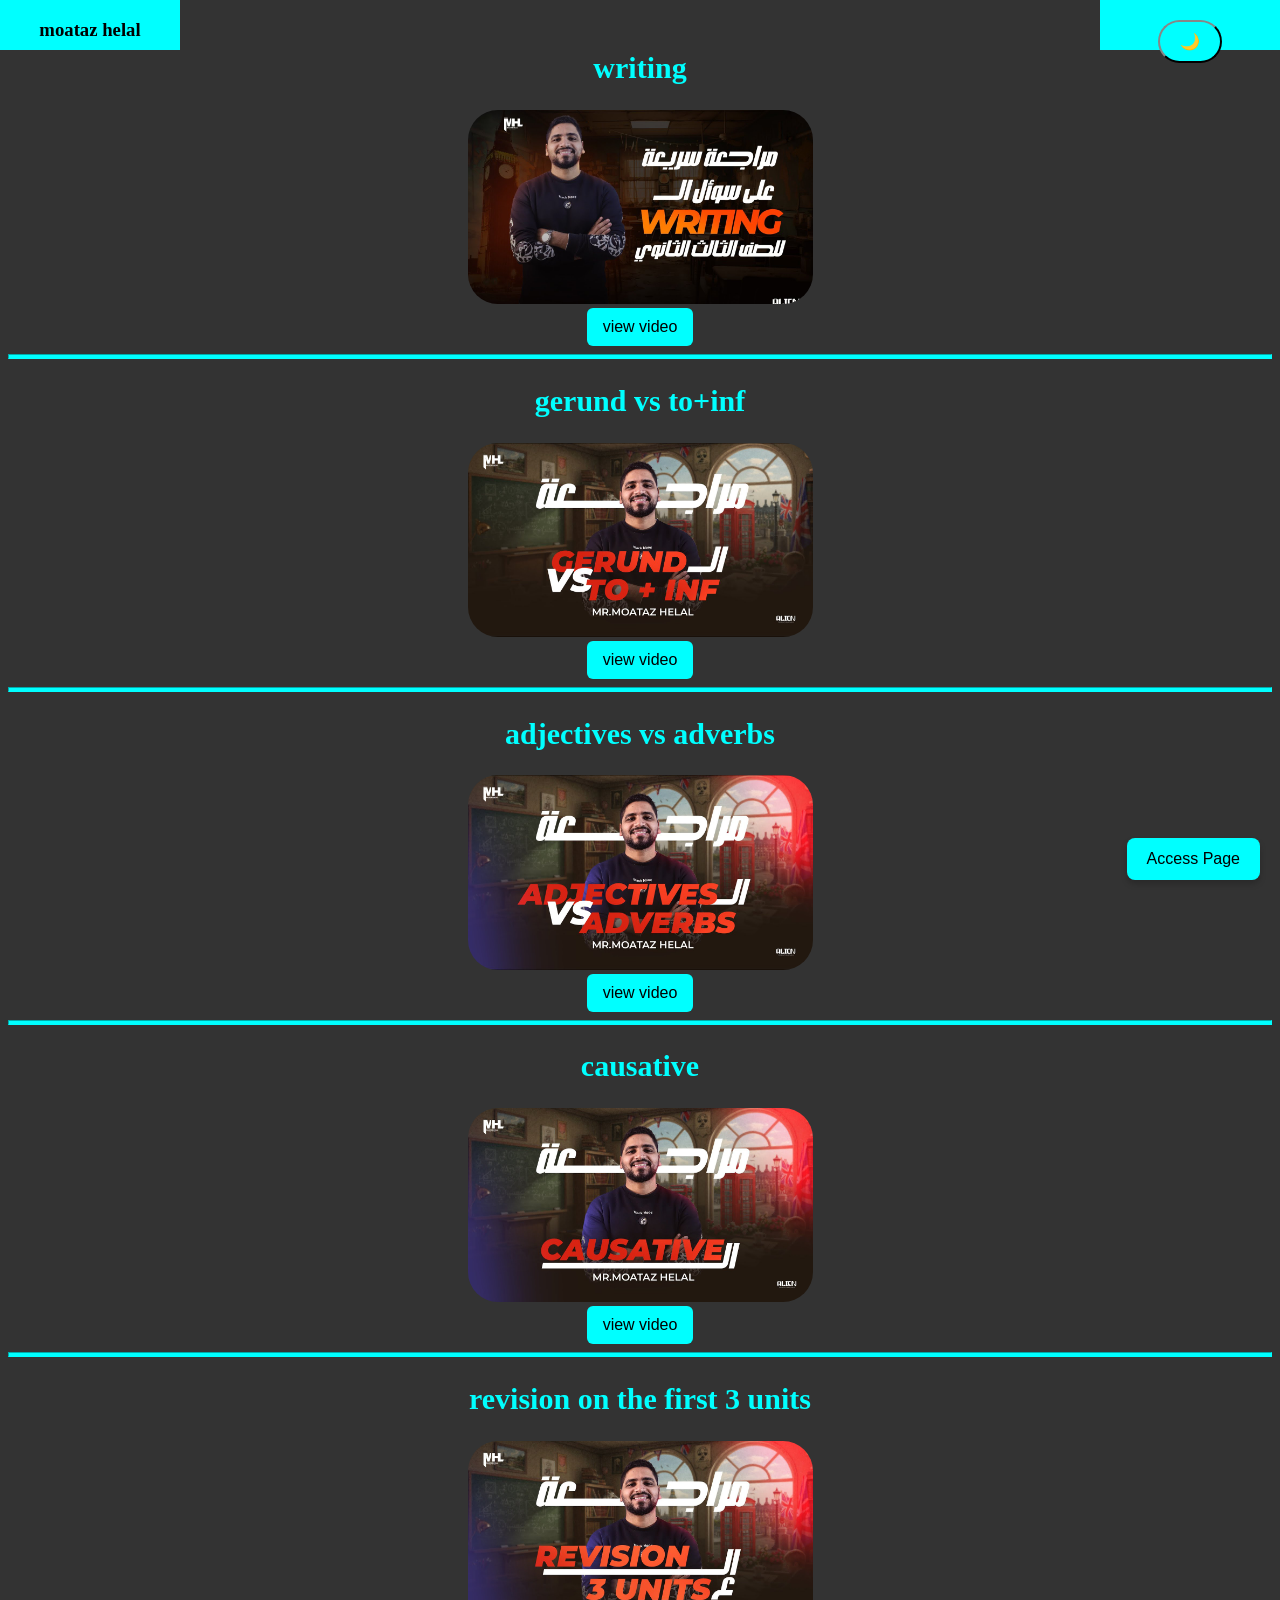
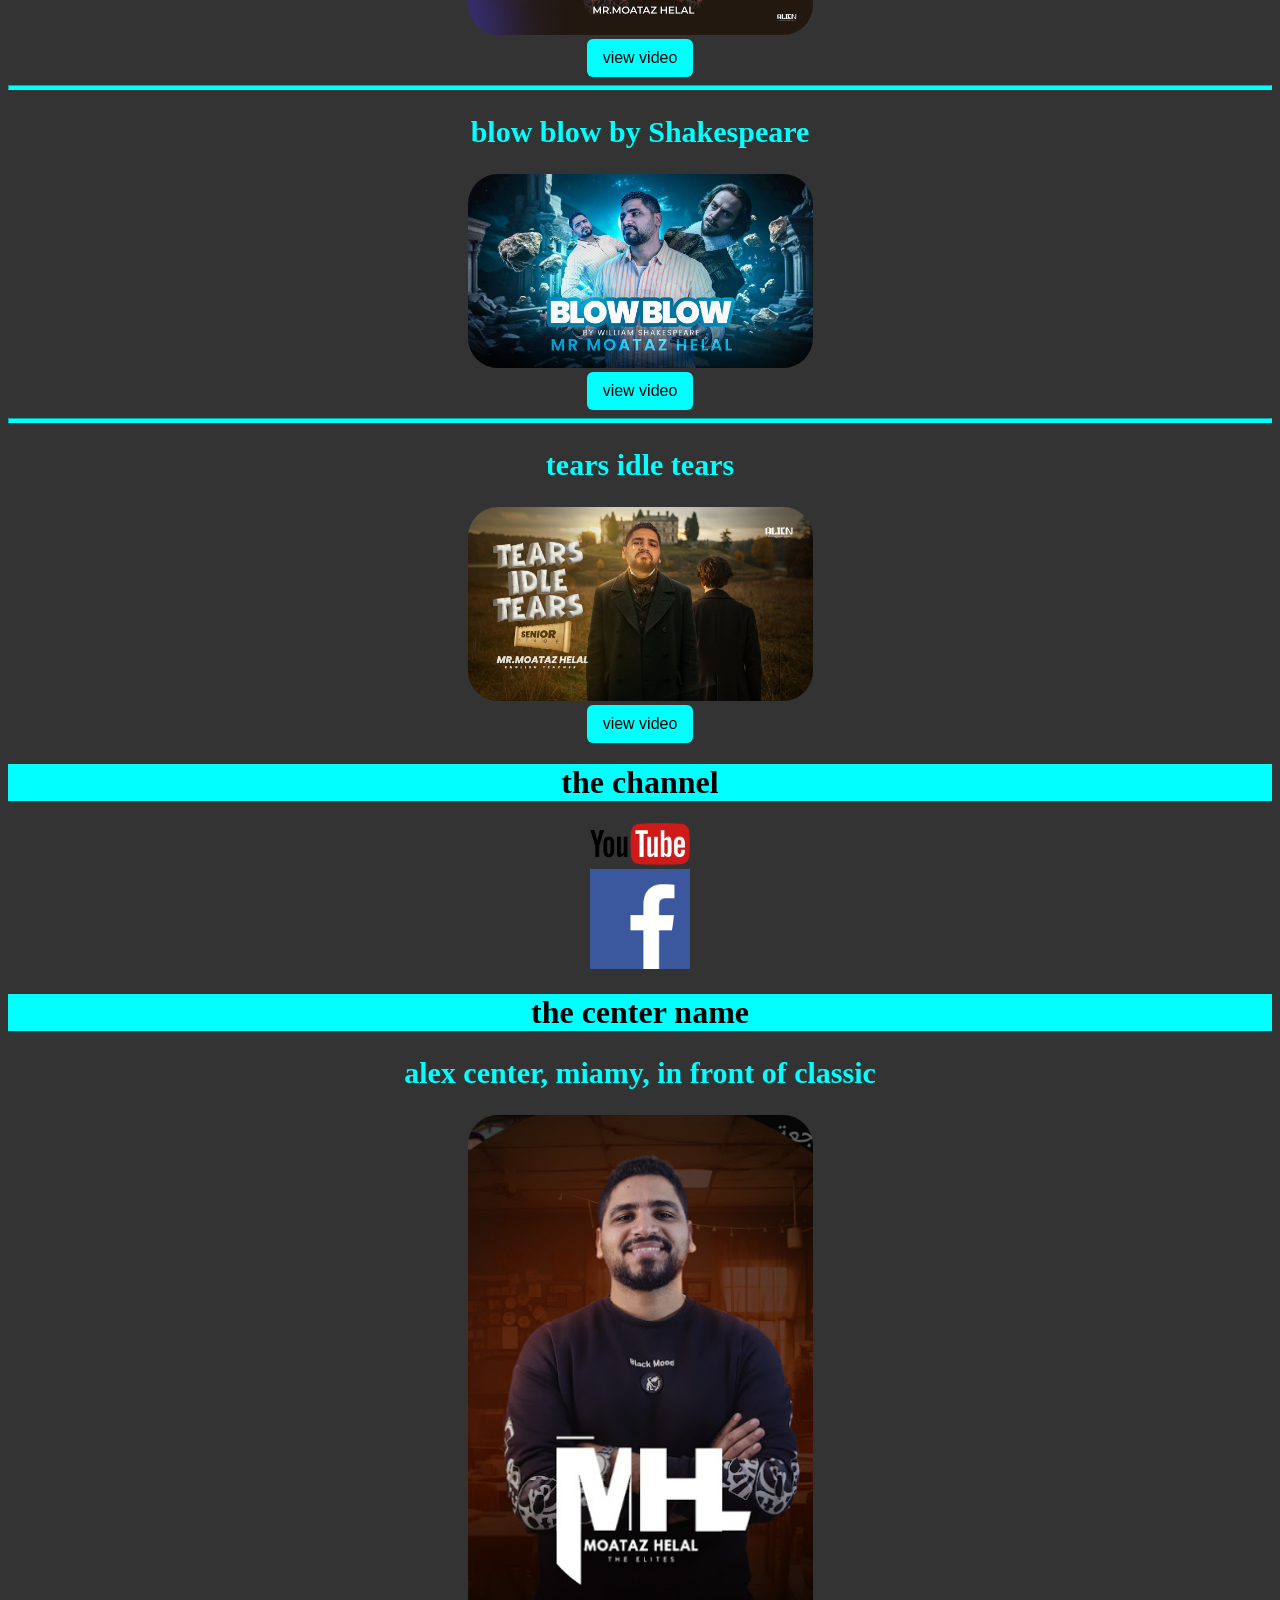
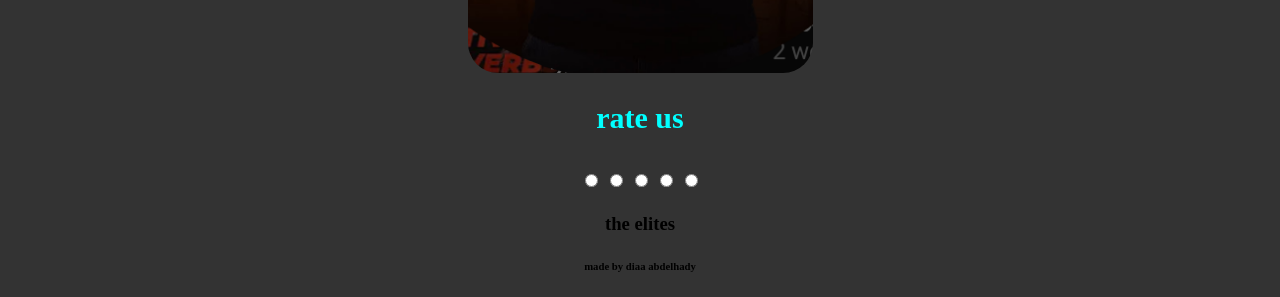
<file: index.html>
<!DOCTYPE html>
<html>
<head>
    <title>Moataz Helal</title>
    <link rel="stylesheet" href="style.css">
</head>
<body style="background-olor: black;">

  
  <center><div class="box1" id="b1">
      <h3>moataz helal</h3>
  
   </div>
   <div class="box1">
       <head>
        <style>
            body {
                background-color: #333;
                color: black;
                transition: background-color 0.5s, color 0.5s;
            }
    
            .toggle-btn {
                padding: 10px 20px;
                font-size: 16px;
                cursor: pointer;
                margin: 20px;
                border-color: #333;
                border-radius: 1000px;
                background-color: aqua;
                color: white;
                margin: 20px;
                top: 0px;
            }
    
            .dark-mode {
                background-color: #fff;
                color: rgb(0, 0, 0);
            }
    
            .toggle-btn.dark {
                background-color: #333;
                color: rgb(0, 0, 0);
            }
        </style>
    </head>
    <body>
      <button class="toggle-btn" onclick="toggleBackground()"align="right">🌙</button id="tty">
 <script>
            function toggleBackground() {
                document.body.classList.toggle('dark-mode');
                document.querySelector('.toggle-btn').classList.toggle('dark');
            }
        </script>
   </div><br></center><center><h2>writing</h2>
    <img src="writing.jpg" width="345" alt="writing" id="gtr">
    <center><a href="https://youtu.be/mWpcgYbXvcY?si=0ZRNNNZxKgYUladp"><button class="button">view video</button></a></center>
    <hr id="ko">

    <h2>gerund vs to+inf</h2>
    <img src="grund.jpg" width="345px" alt="gerund" id="gtr">
    <center><a href="https://youtu.be/dLa9WVjDbJ4?si=vNmLi2Kpfbcrj6bH"><button class="button">view video</button></a></center>
    <hr>

    <h2>adjectives vs adverbs</h2>
    <img src="adjective.jpg" width="345px" alt="adjectives" id="gtr">
    <center><a href="https://youtu.be/_QLmLHc-1AM?si=9-Emj2P-phZhiDuU"><button class="button">view video</button></a></center>
    <hr>

    <h2>causative</h2>
    <img src="causative.jpg" width="345px" alt="causative" id="gtr">
    <center><a href="https://youtu.be/9h-T7FyoKFM?si=Zs1VA72rS1vRiDZo"><button class="button">view video</button></a></center>
    <hr>

    <h2>revision on the first 3 units</h2>
    <img src="revision.jpg" width="345px" alt="revision" id="gtr">
    <center><a href="https://youtu.be/0V3K4e2uP2c?si=mJDweTai8tkCtFnI"><button class="button">view video</button></a></center>
    <hr>

    <h2>blow blow by Shakespeare</h2>
    <img src="blow blow.jpg" width="345px" alt="blow blow" id="gtr">
    <center><a href="https://youtu.be/GfurD3cqcKY?si=n1OchH_Zt9G2rkvt"><button class="button">view video</button></a></center>
    <hr>

    <h2>tears idle tears</h2>
    <img src="tears.jpg" width="345px" alt="tears" id="gtr">
    <center><a href="https://youtu.be/Mm0dwk2_ij0?si=_hrP3zP7SXkpme5e"><button class="button">view video</button></a></center>

    <h1><center>the channel</center></h1>
    <center><a href="https://youtube.com/@moatazhelal-t5u?si=3CrSCRWCsAnQWhxw"><img src="YouTube.png" width="100px" alt="YouTube"></a></center>
    <center><a href="https://www.facebook.com/share/19LNZEp2Es/"><img src="Facebook.png" width="100px" alt="Facebook"></a></center>

    <h1><center>the center name</center></h1>
    <h2><center>alex center, miamy, in front of classic</center></h2>
    <center><img src="moataz helal3.png" width="345px" alt="center logo" id="gtr"></center>
<center>
    <footer>
        <h2><center>rate us</center></h2>
        <center>
            <div class="rating">
                <input value="5" name="rating" id="star5" type="radio">
                <label for="star5"></label>
                <input value="4" name="rating" id="star4" type="radio">
                <label for="star4"></label>
                <input value="3" name="rating" id="star3" type="radio">
                <label for="star3"></label>
                <input value="2" name="rating" id="star2" type="radio">
                <label for="star2"></label>
                <input value="1" name="rating" id="star1" type="radio">
                <label for="star1"></label>
            </div>
        </center>
    </footer>
    <h3><center>the elites</center></h3>
    <h6><center>made by diaa abdelhady</center></h6>

    <!-- Access Button -->
    <div style="position: fixed; bottom: 20px; right: 20px;">
        <button class="access-button" onclick="showPasswordPrompt()">Access Page</button>
    </div>

    <!-- Password Box -->
    <div id="passwordPrompt" class="password-container">
        <input type="password" id="passwordInput" placeholder="Enter Password">
        <button onclick="checkPassword()">Submit</button>
        <p id="errorMsg"></p>
    </div>

    <script>
        function showPasswordPrompt() {
            document.getElementById('passwordPrompt').style.display = 'block';
        }

        function checkPassword() {
            const password = document.getElementById('passwordInput').value;
            const errorMsg = document.getElementById('errorMsg');
            if (password === "moataz123&") {
                window.location.href = "success.html";
            } else {
                errorMsg.textContent = "Incorrect password.";
            }
        }
    </script></center>
    
    

    
    
</body>
</html>
</file>
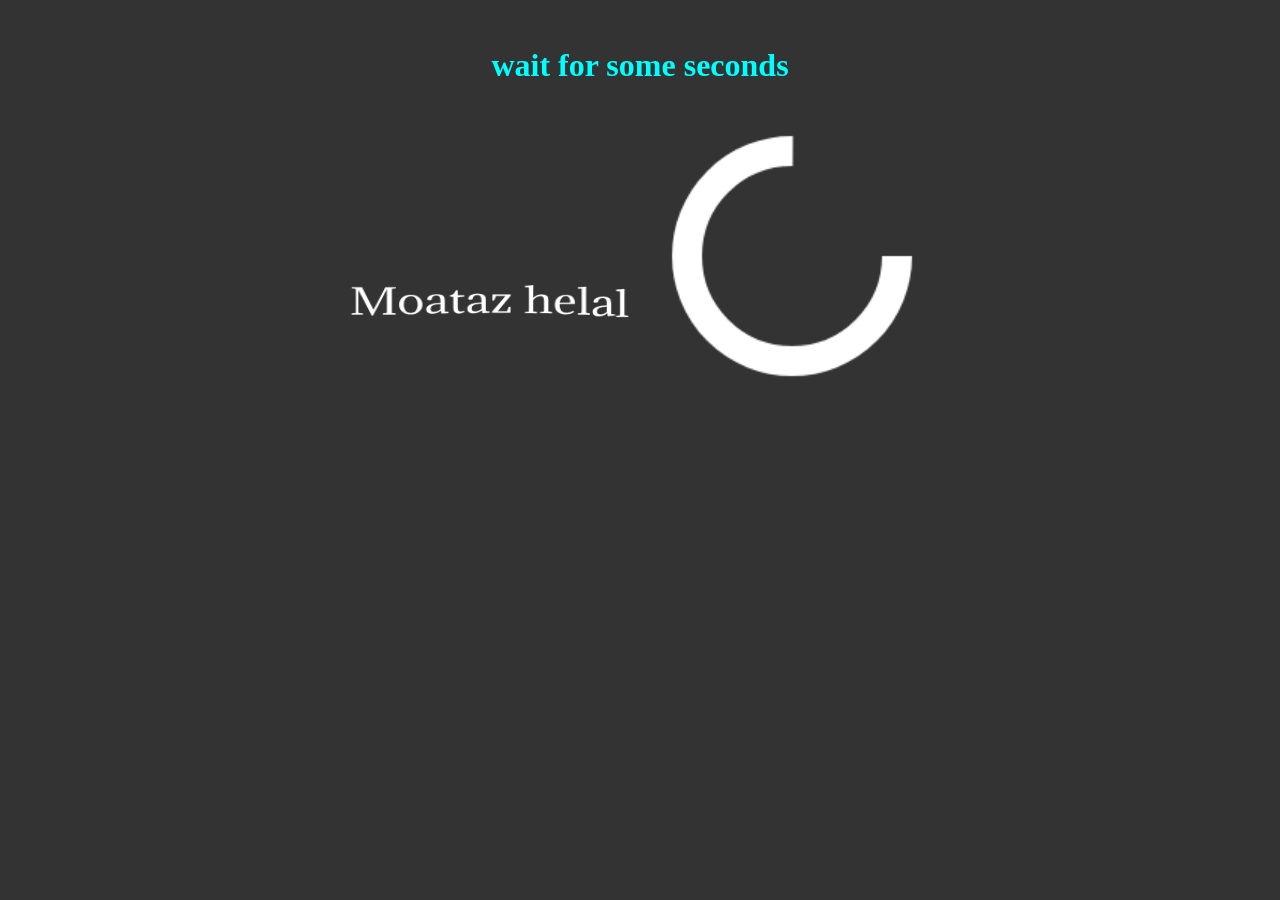
<file: loading.html>
<html>

<head>
<link rel="stylesheet" href="stylee.css">
<meta http-equiv="Content-Type" content="text/html; charset=windows-1252">

<meta http-equiv="refresh" content="5; URL=index.html">
<center><br><h1>wait for some seconds</h1><img src="moataz.gif" width="300" height="200>"</center>


</head>

<body>
   <img src="moataz2.gif" width="300" height="300">
</body>

</html>
</file>
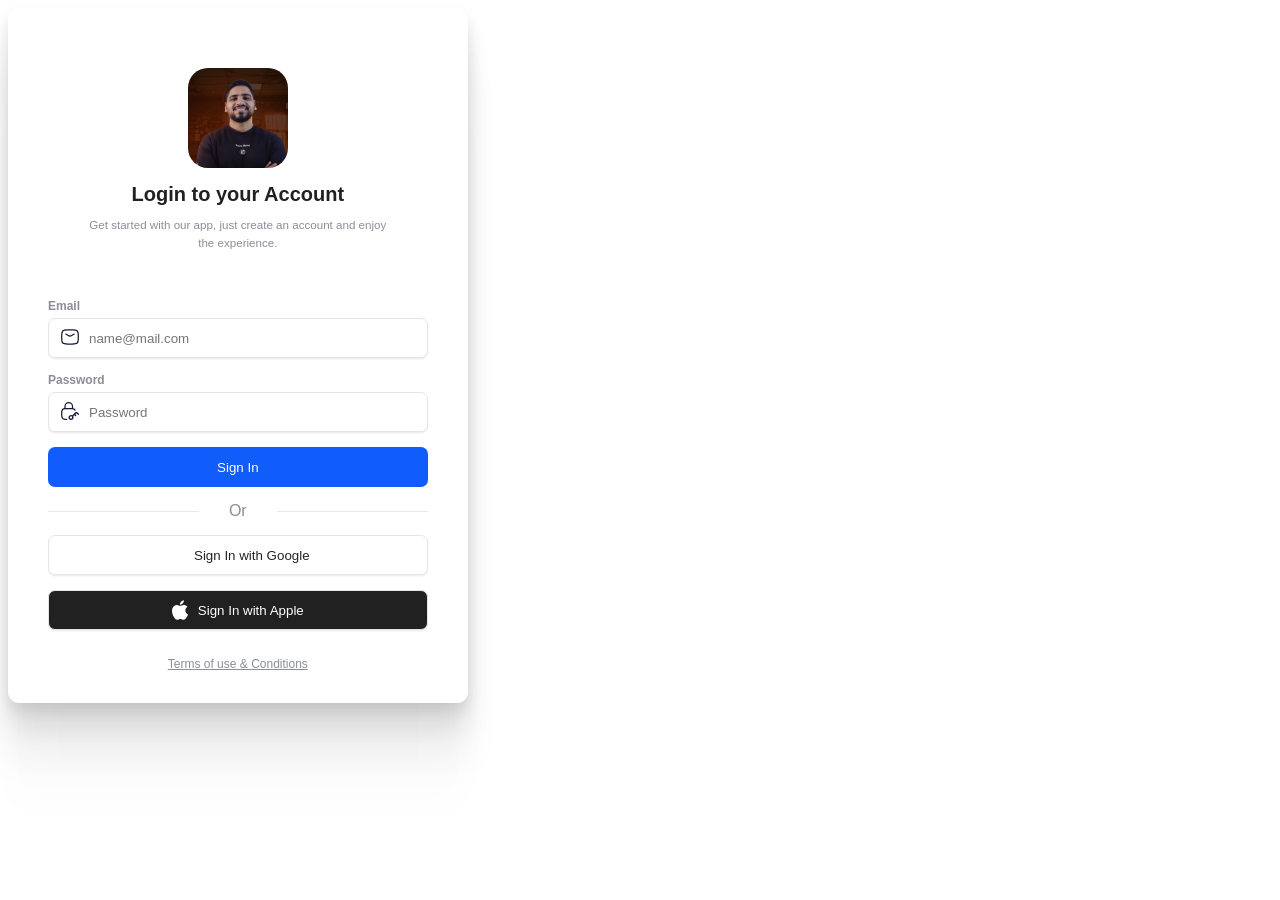
<file: sign.html>
<center><!DOCTYPE html>
<html>
<head>
    <link rel="stylesheet" href="style.css">
</head>
<body>
    
   
      
</center>
<!-- From Uiverse.io by zanina-yassine --> 
<form class="form_container">
  <img src="moataz12.jpg"  id="gr">
  <div class="title_container">
    <p class="title">Login to your Account</p>
    <span class="subtitle">Get started with our app, just create an account and enjoy the experience.</span>
  </div>
  <br>
  <div class="input_container">
    <label class="input_label" for="email_field">Email</label>
    <svg fill="none" viewBox="0 0 24 24" height="24" width="24" xmlns="http://www.w3.org/2000/svg" class="icon">
      <path stroke-linejoin="round" stroke-linecap="round" stroke-width="1.5" stroke="#141B34" d="M7 8.5L9.94202 10.2394C11.6572 11.2535 12.3428 11.2535 14.058 10.2394L17 8.5"></path>
      <path stroke-linejoin="round" stroke-width="1.5" stroke="#141B34" d="M2.01577 13.4756C2.08114 16.5412 2.11383 18.0739 3.24496 19.2094C4.37608 20.3448 5.95033 20.3843 9.09883 20.4634C11.0393 20.5122 12.9607 20.5122 14.9012 20.4634C18.0497 20.3843 19.6239 20.3448 20.7551 19.2094C21.8862 18.0739 21.9189 16.5412 21.9842 13.4756C22.0053 12.4899 22.0053 11.5101 21.9842 10.5244C21.9189 7.45886 21.8862 5.92609 20.7551 4.79066C19.6239 3.65523 18.0497 3.61568 14.9012 3.53657C12.9607 3.48781 11.0393 3.48781 9.09882 3.53656C5.95033 3.61566 4.37608 3.65521 3.24495 4.79065C2.11382 5.92608 2.08114 7.45885 2.01576 10.5244C1.99474 11.5101 1.99475 12.4899 2.01577 13.4756Z"></path>
    </svg>
    <input placeholder="name@mail.com" title="Inpit title" name="input-name" type="text" class="input_field" id="email_field">
  </div>
  <div class="input_container">
    <label class="input_label" for="password_field">Password</label>
    <svg fill="none" viewBox="0 0 24 24" height="24" width="24" xmlns="http://www.w3.org/2000/svg" class="icon">
      <path stroke-linecap="round" stroke-width="1.5" stroke="#141B34" d="M18 11.0041C17.4166 9.91704 16.273 9.15775 14.9519 9.0993C13.477 9.03404 11.9788 9 10.329 9C8.67911 9 7.18091 9.03404 5.70604 9.0993C3.95328 9.17685 2.51295 10.4881 2.27882 12.1618C2.12602 13.2541 2 14.3734 2 15.5134C2 16.6534 2.12602 17.7727 2.27882 18.865C2.51295 20.5387 3.95328 21.8499 5.70604 21.9275C6.42013 21.9591 7.26041 21.9834 8 22"></path>
      <path stroke-linejoin="round" stroke-linecap="round" stroke-width="1.5" stroke="#141B34" d="M6 9V6.5C6 4.01472 8.01472 2 10.5 2C12.9853 2 15 4.01472 15 6.5V9"></path>
      <path fill="#141B34" d="M21.2046 15.1045L20.6242 15.6956V15.6956L21.2046 15.1045ZM21.4196 16.4767C21.7461 16.7972 22.2706 16.7924 22.5911 16.466C22.9116 16.1395 22.9068 15.615 22.5804 15.2945L21.4196 16.4767ZM18.0228 15.1045L17.4424 14.5134V14.5134L18.0228 15.1045ZM18.2379 18.0387C18.5643 18.3593 19.0888 18.3545 19.4094 18.028C19.7299 17.7016 19.7251 17.1771 19.3987 16.8565L18.2379 18.0387ZM14.2603 20.7619C13.7039 21.3082 12.7957 21.3082 12.2394 20.7619L11.0786 21.9441C12.2794 23.1232 14.2202 23.1232 15.4211 21.9441L14.2603 20.7619ZM12.2394 20.7619C11.6914 20.2239 11.6914 19.358 12.2394 18.82L11.0786 17.6378C9.86927 18.8252 9.86927 20.7567 11.0786 21.9441L12.2394 20.7619ZM12.2394 18.82C12.7957 18.2737 13.7039 18.2737 14.2603 18.82L15.4211 17.6378C14.2202 16.4587 12.2794 16.4587 11.0786 17.6378L12.2394 18.82ZM14.2603 18.82C14.8082 19.358 14.8082 20.2239 14.2603 20.7619L15.4211 21.9441C16.6304 20.7567 16.6304 18.8252 15.4211 17.6378L14.2603 18.82ZM20.6242 15.6956L21.4196 16.4767L22.5804 15.2945L21.785 14.5134L20.6242 15.6956ZM15.4211 18.82L17.8078 16.4767L16.647 15.2944L14.2603 17.6377L15.4211 18.82ZM17.8078 16.4767L18.6032 15.6956L17.4424 14.5134L16.647 15.2945L17.8078 16.4767ZM16.647 16.4767L18.2379 18.0387L19.3987 16.8565L17.8078 15.2945L16.647 16.4767ZM21.785 14.5134C21.4266 14.1616 21.0998 13.8383 20.7993 13.6131C20.4791 13.3732 20.096 13.1716 19.6137 13.1716V14.8284C19.6145 14.8284 19.619 14.8273 19.6395 14.8357C19.6663 14.8466 19.7183 14.8735 19.806 14.9391C19.9969 15.0822 20.2326 15.3112 20.6242 15.6956L21.785 14.5134ZM18.6032 15.6956C18.9948 15.3112 19.2305 15.0822 19.4215 14.9391C19.5091 14.8735 19.5611 14.8466 19.5879 14.8357C19.6084 14.8273 19.6129 14.8284 19.6137 14.8284V13.1716C19.1314 13.1716 18.7483 13.3732 18.4281 13.6131C18.1276 13.8383 17.8008 14.1616 17.4424 14.5134L18.6032 15.6956Z"></path>
    </svg>
    <input placeholder="Password" title="Inpit title" name="input-name" type="password" class="input_field" id="password_field">
  </div>
  <button title="Sign In" type="submit" class="sign-in_btn">
    <span>Sign In</span>
  </button>

  <div class="separator">
    <hr class="line">
    <span>Or</span>
    <hr class="line">
  </div>
  <button title="Sign In" type="submit" class="sign-in_ggl" onclick="dido()">
    <svg height="18" width="18" viewBox="0 0 32 32" xmlns:xlink="http://www.w3.org/1999/xlink" xmlns="http://www.w3.org/2000/svg">
      <defs>
        <path d="M44.5 20H24v8.5h11.8C34.7 33.9 30.1 37 24 37c-7.2 0-13-5.8-13-13s5.8-13 13-13c3.1 0 5.9 1.1 8.1 2.9l6.4-6.4C34.6 4.1 29.6 2 24 2 11.8 2 2 11.8 2 24s9.8 22 22 22c11 0 21-8 21-22 0-1.3-.2-2.7-.5-4z" id="A"></path>
      </defs>
      <clipPath id="B">
        
      </clipPath>
      <g transform="matrix(.727273 0 0 .727273 -.954545 -1.45455)">
        <path fill="#fbbc05" clip-path="url(#B)" d="M0 37V11l17 13z"></path>
        <path fill="#ea4335" clip-path="url(#B)" d="M0 11l17 13 7-6.1L48 14V0H0z"></path>
        <path fill="#34a853" clip-path="url(#B)" d="M0 37l30-23 7.9 1L48 0v48H0z"></path>
        <path fill="#4285f4" clip-path="url(#B)" d="M48 48L17 24l-4-3 35-10z"></path>
      </g>
    </svg>
    <span>Sign In with Google</span>
  </button>
  <button title="Sign In" type="submit" class="sign-in_apl">
    <svg preserveAspectRatio="xMidYMid" version="1.1" viewBox="0 0 256 315" height="20px" width="16px" xmlns:xlink="http://www.w3.org/1999/xlink" xmlns="http://www.w3.org/2000/svg">
      <g>
        <path fill="#ffffff" d="M213.803394,167.030943 C214.2452,214.609646 255.542482,230.442639 256,230.644727 C255.650812,231.761357 249.401383,253.208293 234.24263,275.361446 C221.138555,294.513969 207.538253,313.596333 186.113759,313.991545 C165.062051,314.379442 158.292752,301.507828 134.22469,301.507828 C110.163898,301.507828 102.642899,313.596301 82.7151126,314.379442 C62.0350407,315.16201 46.2873831,293.668525 33.0744079,274.586162 C6.07529317,235.552544 -14.5576169,164.286328 13.147166,116.18047 C26.9103111,92.2909053 51.5060917,77.1630356 78.2026125,76.7751096 C98.5099145,76.3877456 117.677594,90.4371851 130.091705,90.4371851 C142.497945,90.4371851 165.790755,73.5415029 190.277627,76.0228474 C200.528668,76.4495055 229.303509,80.1636878 247.780625,107.209389 C246.291825,108.132333 213.44635,127.253405 213.803394,167.030988 M174.239142,50.1987033 C185.218331,36.9088319 192.607958,18.4081019 190.591988,0 C174.766312,0.636050225 155.629514,10.5457909 144.278109,23.8283506 C134.10507,35.5906758 125.195775,54.4170275 127.599657,72.4607932 C145.239231,73.8255433 163.259413,63.4970262 174.239142,50.1987249"></path>
      </g>
    </svg>
    <span>Sign In with Apple</span>
  </button>
  <p class="note">Terms of use &amp; Conditions</p>
</form>
<script>
    function dido() {
        window.location.href="loading.html"
    }
</script>
</file>
<file: style.css>
/* Heading style */
h1 {
  background-color: aqua;
  animation: fadeInDown 1s ease;
}

/* Video buttons */
.button {
  background-color: aqua;
  color: rgb(0, 0, 0);
  padding: 10px 16px;
  font-size: 16px;
  border: none;
  border-radius: 6px;
  cursor: pointer;
  transition: all 0.3s ease;
  animation: bounceIn 1s ease;
}

.button:hover {
  background-color: #333;
  padding: 15px;
}

/* Bottom right access button */
.access-button {
  background-color: aqua;
  color: rgb(0, 0, 0);
  padding: 12px 20px;
  font-size: 16px;
  border: none;
  border-radius: 8px;
  cursor: pointer;
  box-shadow: 0 4px 6px rgba(0,0,0,0.2);
  transition: background-color 0.3s ease, transform 0.3s ease;
  animation: slideInRight 1s ease;
}

.access-button:hover {
  background-color: #333;
  transform: scale(1.05);
}

/* Password prompt box */
.password-container {
  display: none;
  position: fixed;
  bottom: 80px;
  right: 20px;
  background: #fff;
  border: 1px solid #ccc;
  border-radius: 10px;
  padding: 20px;
  box-shadow: 0 4px 10px rgba(0,0,0,0.3);
  z-index: 1000;
  animation: zoomIn 0.8s ease;
}

/* Password input */
.password-container input[type="password"] {
  padding: 10px;
  border-radius: 6px;
  border: 1px solid #888;
  width: 180px;
  margin-right: 10px;
  font-size: 14px;
}

/* Submit button inside password container */
.password-container button {
  padding: 10px 16px;
  font-size: 14px;
  background-color: aqua;
  color: white;
  border: none;
  border-radius: 6px;
  cursor: pointer;
  transition: background-color 0.3s ease;
}

.password-container button:hover {
  background-color: #333;
}

/* Error message */
#errorMsg {
  color: red;
  margin-top: 10px;
  font-weight: bold;
}

/* Optional: rating stars layout */
.rating label {
  font-size: 30px;
  color: gray;
}

h2 {
  font-family: fantasy;
  font-size: 30px;
  color: aqua;
  animation: fadeInLeft 1s ease;
}

hr {
  background-color: aqua;
  animation: fadeIn 1.5s ease;
  height: 3px;
}

#gtr {
  border-radius: 30px;
  border-color: #fff;
  animation: zoomIn 1s ease;
}

#tty {
  border-radius: 80px;
  animation: zoomIn 1s ease;
}

.word {
  color: aqua;
}

#di, #gg, #hh {
  align: center;
  padding: 28px;
  border-radius: 30px;
  height: 2px;
  width: 340px;
  margin-bottom: 50px;
  border-width: 7px;
  animation: fadeInUp 1s ease;
}

#di {
  border-color: red;
}

#gg {
  border-color: green;
}

#hh {
  border-color: blue;
}

#df {
  border-radius: 30px;
}

#hh:hover, #di:hover, #gg:hover {
  background-color: #333;
}

/* Animations Keyframes */
@keyframes fadeInDown {
  0% { opacity: 0; transform: translateY(-50px); }
  100% { opacity: 1; transform: translateY(0); }
}

@keyframes bounceIn {
  0% { opacity: 0; transform: scale(0.5); }
  60% { opacity: 1; transform: scale(1.2); }
  80% { transform: scale(0.9); }
  100% { transform: scale(1); }
}

@keyframes slideInRight {
  0% { opacity: 0; transform: translateX(100px); }
  100% { opacity: 1; transform: translateX(0); }
}

@keyframes zoomIn {
  0% { opacity: 0; transform: scale(0.3); }
  100% { opacity: 1; transform: scale(1); }
}

@keyframes fadeInLeft {
  0% { opacity: 0; transform: translateX(-50px); }
  100% { opacity: 1; transform: translateX(0); }
}

@keyframes fadeIn {
  0% { opacity: 0; }
  100% { opacity: 1; }
}

@keyframes fadeInUp {
  0% { opacity: 0; transform: translateY(50px); }
  100% { opacity: 1; transform: translateY(0); }
}

/* ------------------------------------ */
/* NO CHANGES FROM HERE: SIGN-IN STYLES */
/* From Uiverse.io by zanina-yassine */ 
.form_container {
  width: fit-content;
  height: fit-content;
  display: flex;
  flex-direction: column;
  align-items: center;
  justify-content: center;
  gap: 15px;
  padding: 50px 40px 20px 40px;
  background-color: #ffffff;
  box-shadow: 0px 106px 42px rgba(0, 0, 0, 0.01),
    0px 59px 36px rgba(0, 0, 0, 0.05), 0px 26px 26px rgba(0, 0, 0, 0.09),
    0px 7px 15px rgba(0, 0, 0, 0.1), 0px 0px 0px rgba(0, 0, 0, 0.1);
  border-radius: 11px;
  font-family: "Inter", sans-serif;
}

.logo_container {
  box-sizing: border-box;
  width: 80px;
  height: 80px;
  background: linear-gradient(180deg, rgba(248, 248, 248, 0) 50%, #F8F8F888 100%);
  border: 1px solid #F7F7F8;
  filter: drop-shadow(0px 0.5px 0.5px #EFEFEF) drop-shadow(0px 1px 0.5px rgba(239, 239, 239, 0.5));
  border-radius: 11px;
}

.title_container {
  display: flex;
  flex-direction: column;
  align-items: center;
  justify-content: center;
  gap: 10px;
}

.title {
  margin: 0;
  font-size: 1.25rem;
  font-weight: 700;
  color: #212121;
}

.subtitle {
  font-size: 0.725rem;
  max-width: 80%;
  text-align: center;
  line-height: 1.1rem;
  color: #8B8E98;
}

.input_container {
  width: 100%;
  height: fit-content;
  position: relative;
  display: flex;
  flex-direction: column;
  gap: 5px;
}

.icon {
  width: 20px;
  position: absolute;
  z-index: 99;
  left: 12px;
  bottom: 9px;
}

.input_label {
  font-size: 0.75rem;
  color: #8B8E98;
  font-weight: 600;
}

.input_field {
  width: auto;
  height: 40px;
  padding: 0 0 0 40px;
  border-radius: 7px;
  outline: none;
  border: 1px solid #e5e5e5;
  filter: drop-shadow(0px 1px 0px #efefef)
    drop-shadow(0px 1px 0.5px rgba(239, 239, 239, 0.5));
  transition: all 0.3s cubic-bezier(0.15, 0.83, 0.66, 1);
}

.input_field:focus {
  border: 1px solid transparent;
  box-shadow: 0px 0px 0px 2px #242424;
  background-color: transparent;
}

.sign-in_btn {
  width: 100%;
  height: 40px;
  border: 0;
  background: #115DFC;
  border-radius: 7px;
  outline: none;
  color: #ffffff;
  cursor: pointer;
}

.sign-in_ggl {
  width: 100%;
  height: 40px;
  display: flex;
  align-items: center;
  justify-content: center;
  gap: 10px;
  background: #ffffff;
  border-radius: 7px;
  outline: none;
  color: #242424;
  border: 1px solid #e5e5e5;
  filter: drop-shadow(0px 1px 0px #efefef)
    drop-shadow(0px 1px 0.5px rgba(239, 239, 239, 0.5));
  cursor: pointer;
}

.sign-in_apl {
  width: 100%;
  height: 40px;
  display: flex;
  align-items: center;
  justify-content: center;
  gap: 10px;
  background: #212121;
  border-radius: 7px;
  outline: none;
  color: #ffffff;
  border: 1px solid #e5e5e5;
  filter: drop-shadow(0px 1px 0px #efefef)
    drop-shadow(0px 1px 0.5px rgba(239, 239, 239, 0.5));
  cursor: pointer;
}

.separator {
  width: 100%;
  display: flex;
  align-items: center;
  justify-content: center;
  gap: 30px;
  color: #8B8E98;
}

.separator .line {
  display: block;
  width: 100%;
  height: 1px;
  border: 0;
  background-color: #e8e8e8;
}

.note {
  font-size: 0.75rem;
  color: #8B8E98;
  text-decoration: underline;
}

/* Final gr correction */
#gr {
  margin-top: 10px;
  width: 100px;
  height: 100px;
  animation: bounceIn 1s ease;
 border-radius: 20px;
}
/* Make scrolling smooth */
html {
  scroll-behavior: smooth;
}

/* Add smooth transitions to sections when they appear */
section {
  transition: all 0.6s ease-in-out;
  opacity: 0;
  transform: translateY(20px);
}

/* When section is visible */
section.visible {
  opacity: 1;
  transform: translateY(0);
}

#dias {
   position: fixed;
}
#b1 {
    background-color: aqua;
    width: 180px;
    height: 50px;
    position: fixed;
    top: 0px;
    left: 0px;
    .slide-by-slide {
        flex: 1;
        margin: 1px;
    }
    
}
hr {
    background-color: aqua;
    border-color: aqua;
}
.box1 {
    background-color: aqua;
    width: 180px;
    height: 50px;
    position: fixed;
    top: 0px;
    right: 0px;
    }
</file>
<file: stylee.css>
body {
background-color: #333;
}
h1{
    color: aqua;
}
</file>
